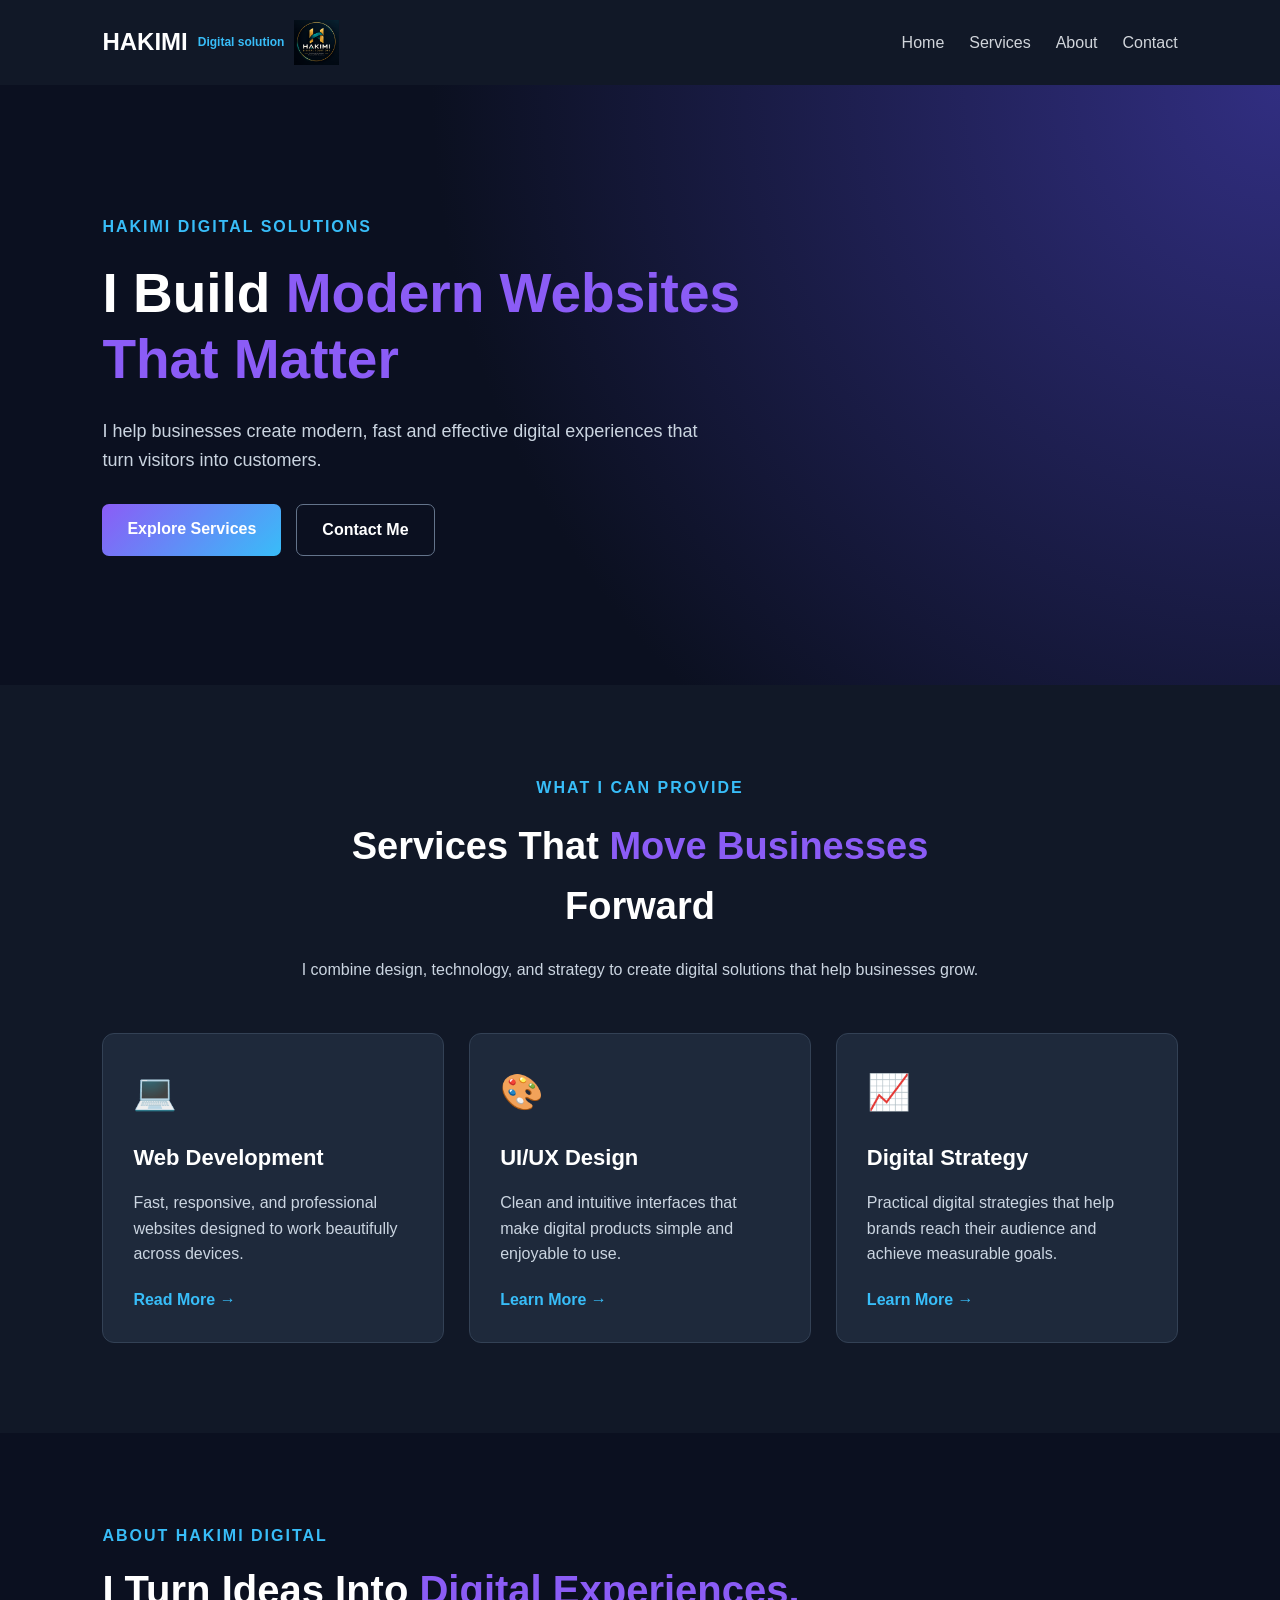
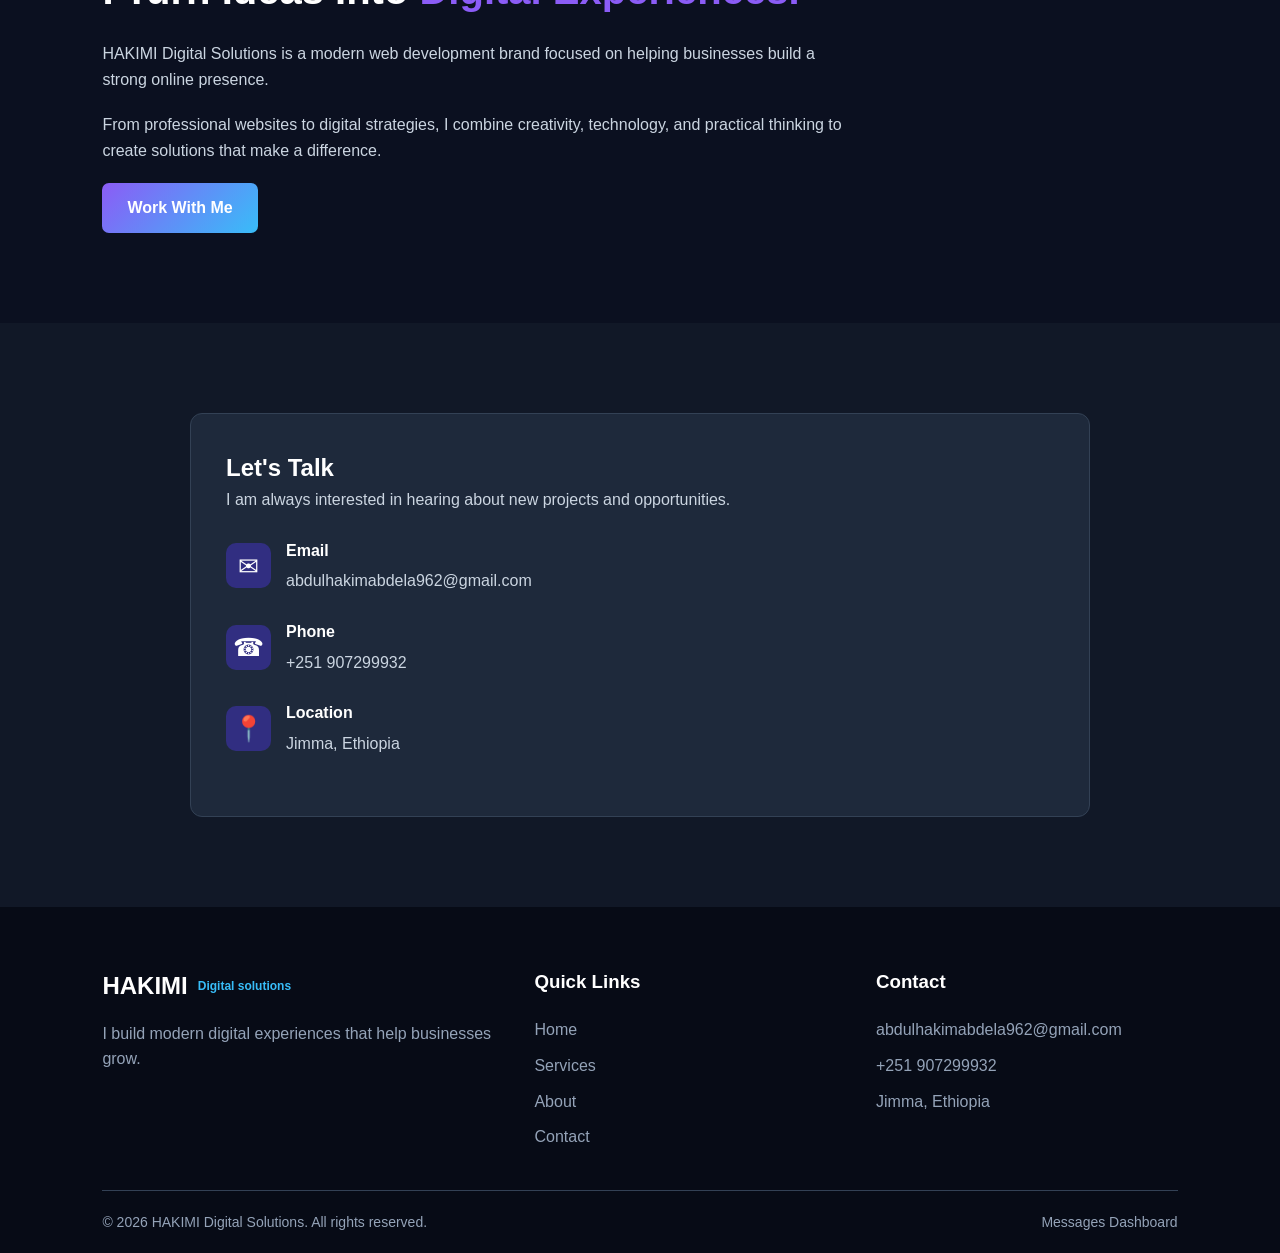
<file: index.html>
<!DOCTYPE html>
<html lang="en">
<head>
    <meta charset="UTF-8">
    <meta name="viewport" content="width=device-width, initial-scale=1.0">

    <meta name="description" content="HAKIMI Digital Solutions creates modern, responsive websites for businesses and individuals.">

    <meta name="robots" content="index, follow">

    <title>HAKIMI Digital Solutions | Web Development</title>

    <link rel="stylesheet" href="style.css">
</head>

<body>

    <header class="navbar">
        <div class="logo">
            HAKIMI <span>Digital solution</span>
            <img src="logo.png" alt="HAKIMI Digital Solutions">
        </div>

        <nav>
            <ul class="nav-links">
                <li><a href="#home">Home</a></li>
                <li><a href="#services">Services</a></li>
                <li><a href="#about">About</a></li>
                <li><a href="#contact">Contact</a></li>
            </ul>
        </nav>

        <button class="menu-btn" id="menuBtn" aria-label="Toggle navigation menu">☰</button>
    </header>

    <main>
        <!-- HERO SECTION -->
        <section class="hero" id="home">
            <div class="hero-content">
                <p class="hero-label">
                    HAKIMI DIGITAL SOLUTIONS
                </p>

                <h1>
                    I Build <span>Modern Websites That Matter</span>
                </h1>

                <p class="hero-text">
                    I help businesses create modern, fast and effective
                    digital experiences that turn visitors into customers.
                </p>

                <div class="hero-buttons">
                    <a href="#services" class="bt primary-btn">
                        Explore Services
                    </a>

                    <a href="#contact" class="bt secondary-btn">
                        Contact Me
                    </a>
                </div>
            </div>
        </section>

        <!-- SERVICES SECTION -->
        <section class="services" id="services">
            <div class="section-heading">
                <p class="section-label">
                    WHAT I CAN PROVIDE
                </p>

                <h2>
                    Services That <span>Move Businesses</span> Forward
                </h2>

                <p>
                    I combine design, technology, and strategy
                    to create digital solutions that help businesses grow.
                </p>
            </div>

            <div class="services-grid">

                <article class="service-card">
                    <div class="service-icon" aria-hidden="true">
                        💻
                    </div>

                    <h3>Web Development</h3>

                    <p>
                        Fast, responsive, and professional websites
                        designed to work beautifully across devices.
                    </p>

                    <a href="#contact" class="service-link">
                        Read More →
                    </a>
                </article>

                <article class="service-card">
                    <div class="service-icon" aria-hidden="true">
                        🎨
                    </div>

                    <h3>UI/UX Design</h3>

                    <p>
                        Clean and intuitive interfaces that make
                        digital products simple and enjoyable to use.
                    </p>

                    <a href="#contact" class="service-link">
                        Learn More →
                    </a>
                </article>

                <article class="service-card">
                    <div class="service-icon" aria-hidden="true">
                        📈
                    </div>

                    <h3>Digital Strategy</h3>

                    <p>
                        Practical digital strategies that help brands
                        reach their audience and achieve measurable goals.
                    </p>

                    <a href="#contact" class="service-link">
                        Learn More →
                    </a>
                </article>

            </div>
        </section>

        <!-- ABOUT SECTION -->
        <section class="about" id="about">
            <div class="about-container">
                <div class="about-content">
                    <p class="section-label">
                        ABOUT HAKIMI DIGITAL
                    </p>

                    <h2>
                        I Turn Ideas Into
                        <span>Digital Experiences.</span>
                    </h2>

                    <p>
                        HAKIMI Digital Solutions is a modern web development
                        brand focused on helping businesses build a strong
                        online presence.
                    </p>

                    <p>
                        From professional websites to digital strategies,
                        I combine creativity, technology, and practical
                        thinking to create solutions that make a difference.
                    </p>

                    <a href="#contact" class="bt primary-btn">
                        Work With Me
                    </a>
                </div>
            </div>
        </section>

        <!-- CONTACT SECTION -->
        <section class="contact" id="contact">
            <div class="contact-container">
                <div class="contact-info">
                    <h2>Let's Talk</h2>

                    <p>
                        I am always interested in hearing about new
                        projects and opportunities.
                    </p>

                    <div class="contact-item">
                        <div class="contact-icon" aria-hidden="true">✉</div>

                        <div>
                            <h4>Email</h4>
                            <p>
                                <a href="mailto:abdulhakimabdela962@gmail.com">
                                    abdulhakimabdela962@gmail.com
                                </a>
                            </p>
                        </div>
                    </div>

                    <div class="contact-item">
                        <div class="contact-icon" aria-hidden="true">☎</div>

                        <div>
                            <h4>Phone</h4>
                            <p>
                                <a href="tel:+251907299932">
                                    +251 907299932
                                </a>
                            </p>
                        </div>
                    </div>

                    <div class="contact-item">
                        <div class="contact-icon" aria-hidden="true">📍</div>

                        <div>
                            <h4>Location</h4>
                            <p>Jimma, Ethiopia</p>
                        </div>
                    </div>
                </div>
            </div>
        </section>

    </main>

    <!-- FOOTER -->
    <footer class="footer">
        <div class="footer-container">

            <div class="footer-brand">
                <div class="logo">
                    HAKIMI<span>Digital solutions</span>
                </div>

                <p>
                    I build modern digital experiences
                    that help businesses grow.
                </p>
            </div>

            <div class="footer-links">
                <h3>Quick Links</h3>

                <a href="#home">Home</a>
                <a href="#services">Services</a>
                <a href="#about">About</a>
                <a href="#contact">Contact</a>
            </div>

            <div class="footer-contact">
                <h3>Contact</h3>

                <p>
                    <a href="mailto:abdulhakimabdela962@gmail.com">
                        abdulhakimabdela962@gmail.com
                    </a>
                </p>

                <p>
                    <a href="tel:+251907299932">
                        +251 907299932
                    </a>
                </p>

                <p>Jimma, Ethiopia</p>
            </div>

        </div>

        <div class="footer-bottom">
            <p>
                © 2026 HAKIMI Digital Solutions. All rights reserved.
            </p>

            <a href="admin.html">
                Messages Dashboard
            </a>
        </div>
    </footer>

    <script src="script.js"></script>
</body>
</html>
</file>
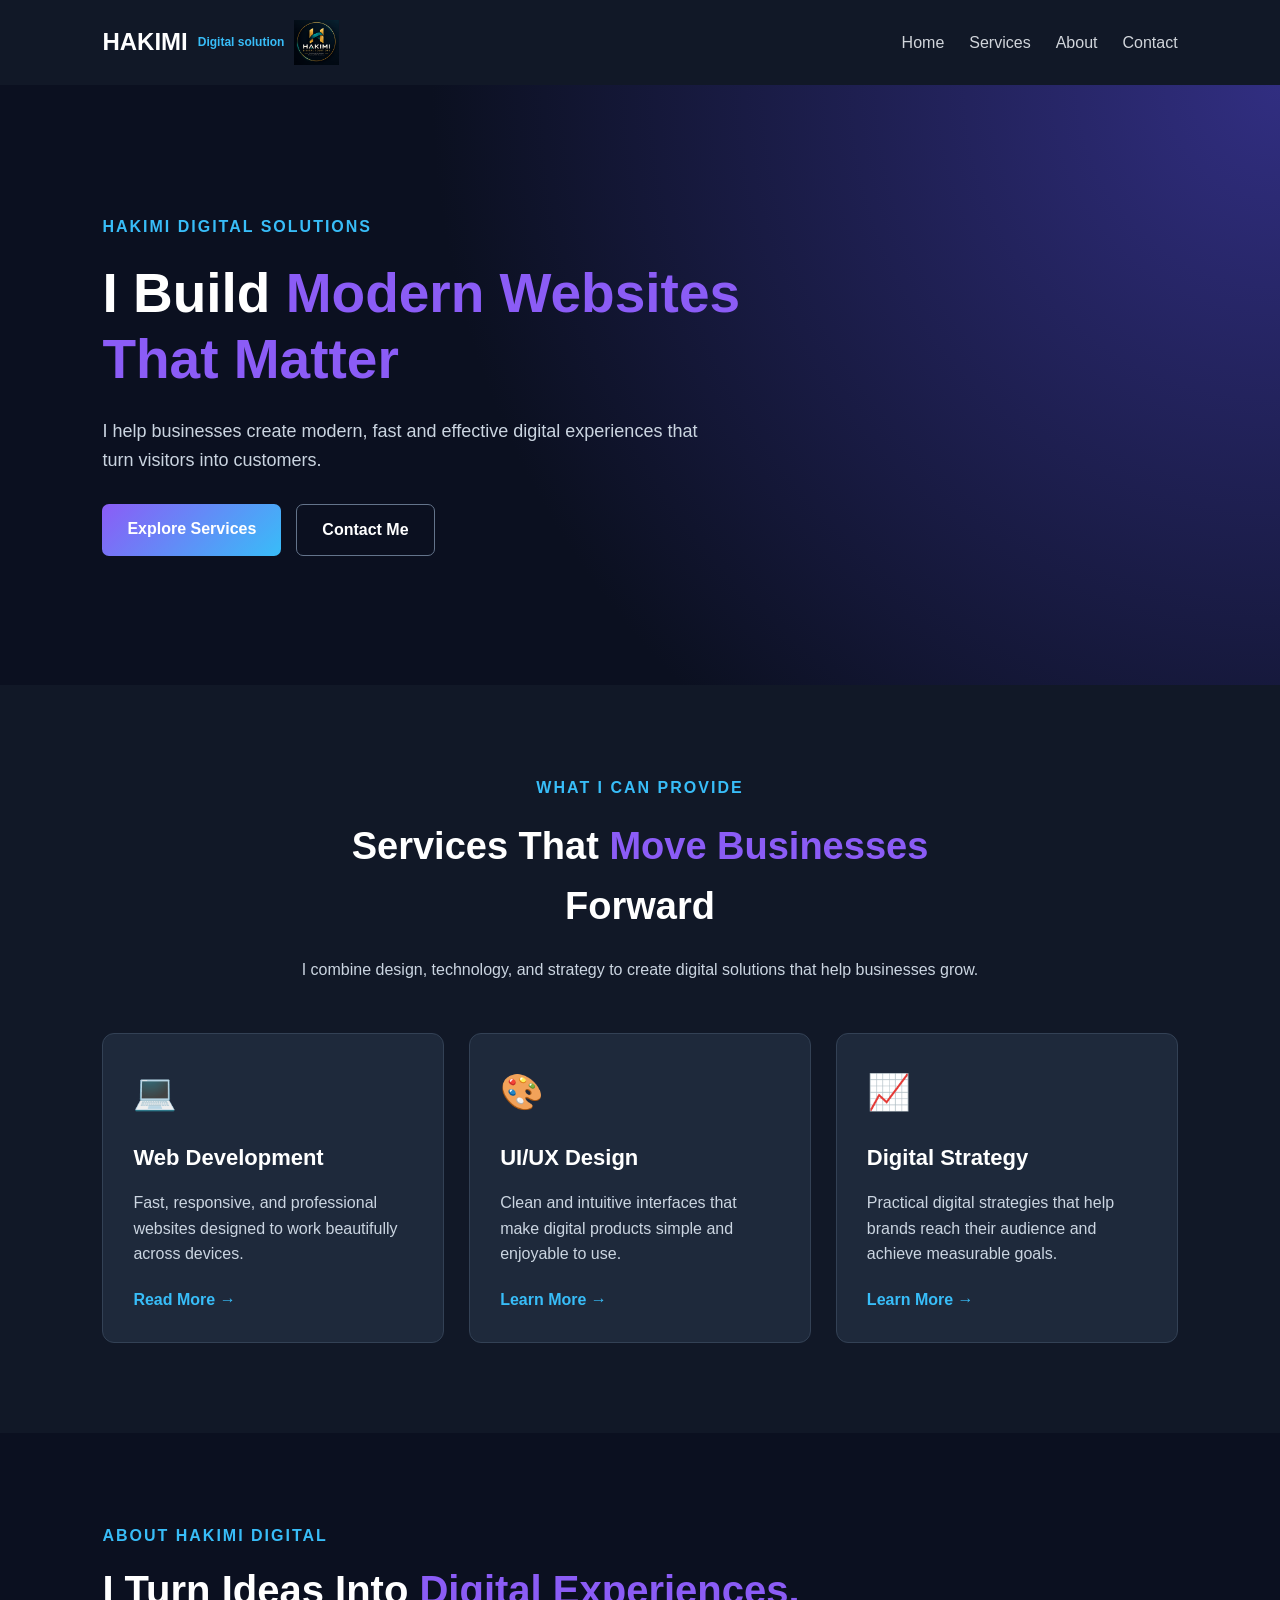
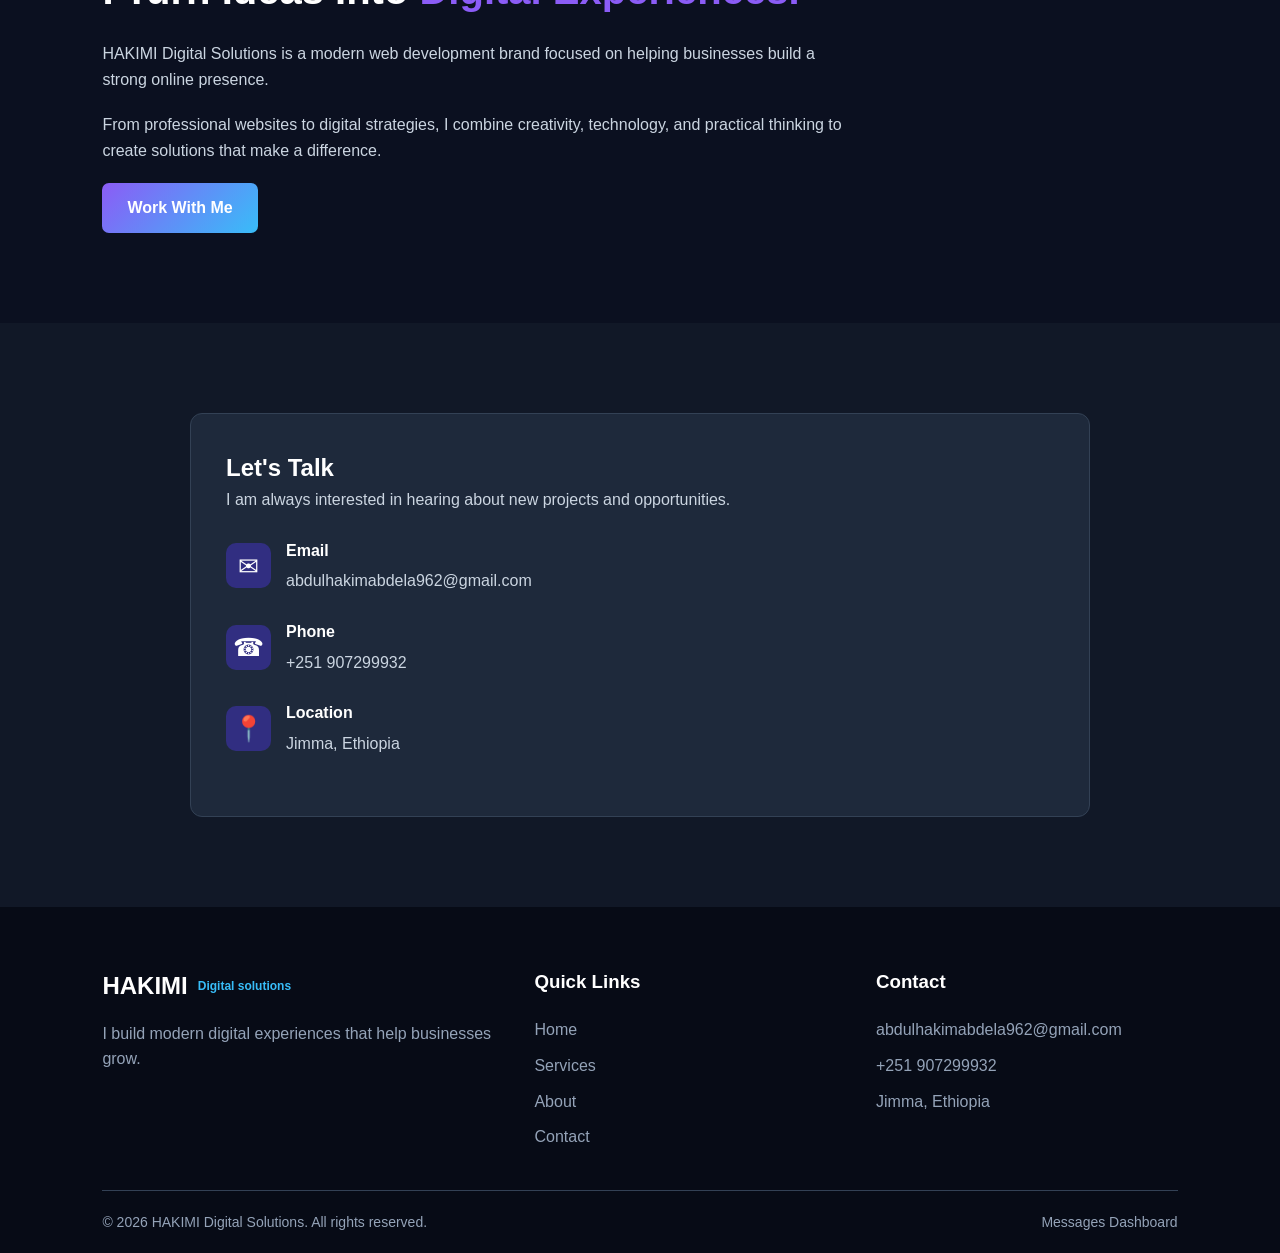
<file: index .html>
<!DOCTYPE html>
<html lang="en">
<head>
    <meta charset="UTF-8">
    <meta name="viewport" content="width=device-width, initial-scale=1.0">

    <meta name="description" content="HAKIMI Digital Solutions creates modern, responsive websites for businesses and individuals.">

    <meta name="robots" content="index, follow">

    <title>HAKIMI Digital Solutions | Web Development</title>

    <link rel="stylesheet" href="style.css">
</head>

<body>

    <header class="navbar">
        <div class="logo">
            HAKIMI <span>Digital solution</span>
            <img src="logo.png" alt="HAKIMI Digital Solutions">
        </div>

        <nav>
            <ul class="nav-links">
                <li><a href="#home">Home</a></li>
                <li><a href="#services">Services</a></li>
                <li><a href="#about">About</a></li>
                <li><a href="#contact">Contact</a></li>
            </ul>
        </nav>

        <button class="menu-btn" id="menuBtn" aria-label="Toggle navigation menu">☰</button>
    </header>

    <main>
        <!-- HERO SECTION -->
        <section class="hero" id="home">
            <div class="hero-content">
                <p class="hero-label">
                    HAKIMI DIGITAL SOLUTIONS
                </p>

                <h1>
                    I Build <span>Modern Websites That Matter</span>
                </h1>

                <p class="hero-text">
                    I help businesses create modern, fast and effective
                    digital experiences that turn visitors into customers.
                </p>

                <div class="hero-buttons">
                    <a href="#services" class="bt primary-btn">
                        Explore Services
                    </a>

                    <a href="#contact" class="bt secondary-btn">
                        Contact Me
                    </a>
                </div>
            </div>
        </section>

        <!-- SERVICES SECTION -->
        <section class="services" id="services">
            <div class="section-heading">
                <p class="section-label">
                    WHAT I CAN PROVIDE
                </p>

                <h2>
                    Services That <span>Move Businesses</span> Forward
                </h2>

                <p>
                    I combine design, technology, and strategy
                    to create digital solutions that help businesses grow.
                </p>
            </div>

            <div class="services-grid">

                <article class="service-card">
                    <div class="service-icon" aria-hidden="true">
                        💻
                    </div>

                    <h3>Web Development</h3>

                    <p>
                        Fast, responsive, and professional websites
                        designed to work beautifully across devices.
                    </p>

                    <a href="#contact" class="service-link">
                        Read More →
                    </a>
                </article>

                <article class="service-card">
                    <div class="service-icon" aria-hidden="true">
                        🎨
                    </div>

                    <h3>UI/UX Design</h3>

                    <p>
                        Clean and intuitive interfaces that make
                        digital products simple and enjoyable to use.
                    </p>

                    <a href="#contact" class="service-link">
                        Learn More →
                    </a>
                </article>

                <article class="service-card">
                    <div class="service-icon" aria-hidden="true">
                        📈
                    </div>

                    <h3>Digital Strategy</h3>

                    <p>
                        Practical digital strategies that help brands
                        reach their audience and achieve measurable goals.
                    </p>

                    <a href="#contact" class="service-link">
                        Learn More →
                    </a>
                </article>

            </div>
        </section>

        <!-- ABOUT SECTION -->
        <section class="about" id="about">
            <div class="about-container">
                <div class="about-content">
                    <p class="section-label">
                        ABOUT HAKIMI DIGITAL
                    </p>

                    <h2>
                        I Turn Ideas Into
                        <span>Digital Experiences.</span>
                    </h2>

                    <p>
                        HAKIMI Digital Solutions is a modern web development
                        brand focused on helping businesses build a strong
                        online presence.
                    </p>

                    <p>
                        From professional websites to digital strategies,
                        I combine creativity, technology, and practical
                        thinking to create solutions that make a difference.
                    </p>

                    <a href="#contact" class="bt primary-btn">
                        Work With Me
                    </a>
                </div>
            </div>
        </section>

        <!-- CONTACT SECTION -->
        <section class="contact" id="contact">
            <div class="contact-container">
                <div class="contact-info">
                    <h2>Let's Talk</h2>

                    <p>
                        I am always interested in hearing about new
                        projects and opportunities.
                    </p>

                    <div class="contact-item">
                        <div class="contact-icon" aria-hidden="true">✉</div>

                        <div>
                            <h4>Email</h4>
                            <p>
                                <a href="mailto:abdulhakimabdela962@gmail.com">
                                    abdulhakimabdela962@gmail.com
                                </a>
                            </p>
                        </div>
                    </div>

                    <div class="contact-item">
                        <div class="contact-icon" aria-hidden="true">☎</div>

                        <div>
                            <h4>Phone</h4>
                            <p>
                                <a href="tel:+251907299932">
                                    +251 907299932
                                </a>
                            </p>
                        </div>
                    </div>

                    <div class="contact-item">
                        <div class="contact-icon" aria-hidden="true">📍</div>

                        <div>
                            <h4>Location</h4>
                            <p>Jimma, Ethiopia</p>
                        </div>
                    </div>
                </div>
            </div>
        </section>

    </main>

    <!-- FOOTER -->
    <footer class="footer">
        <div class="footer-container">

            <div class="footer-brand">
                <div class="logo">
                    HAKIMI<span>Digital solutions</span>
                </div>

                <p>
                    I build modern digital experiences
                    that help businesses grow.
                </p>
            </div>

            <div class="footer-links">
                <h3>Quick Links</h3>

                <a href="#home">Home</a>
                <a href="#services">Services</a>
                <a href="#about">About</a>
                <a href="#contact">Contact</a>
            </div>

            <div class="footer-contact">
                <h3>Contact</h3>

                <p>
                    <a href="mailto:abdulhakimabdela962@gmail.com">
                        abdulhakimabdela962@gmail.com
                    </a>
                </p>

                <p>
                    <a href="tel:+251907299932">
                        +251 907299932
                    </a>
                </p>

                <p>Jimma, Ethiopia</p>
            </div>

        </div>

        <div class="footer-bottom">
            <p>
                © 2026 HAKIMI Digital Solutions. All rights reserved.
            </p>

            <a href="admin.html">
                Messages Dashboard
            </a>
        </div>
    </footer>

    <script src="script.js"></script>
</body>
</html>
</file>
<file: style.css>
/* GENERAL STYLES */

* {
    margin: 0;
    padding: 0;
    box-sizing: border-box;
}

html {
    scroll-behavior: smooth;
}

body {
    font-family: Arial, sans-serif;
    background: #0b1020;
    color: #ffffff;
    line-height: 1.6;
}

a {
    text-decoration: none;
    color: inherit;
}

/* NAVBAR */
.navbar {
    display: flex;
    justify-content: space-between;
    align-items: center;
    padding: 20px 8%;
    background: #111827;
    position: sticky;
    top: 0;
    z-index: 1000;
}

.logo {
    display: flex;
    align-items: center;
    gap: 10px;
    font-size: 24px;
    font-weight: bold;
}

.logo img {
    width: 45px;
    height: 45px;
    object-fit: contain;
    display: block;
    flex-shrink: 0;
}

.logo span {
    display: block;
    font-size: 12px;
    color: #38bdf8;
}

.nav-links {
    display: flex;
    gap: 25px;
    list-style: none;
}

.nav-links a {
    color: #d1d5db;
    transition: color 0.3s;
}

.nav-links a:hover {
    color: #38bdf8;
}

.menu-btn {
    display: none;
    background: none;
    border: none;
    color: white;
    font-size: 25px;
    cursor: pointer;
}

/* HERO SECTION */
.hero {
    min-height: 600px;
    display: flex;
    align-items: center;
    padding: 100px 8%;
    background: radial-gradient(
        circle at top right,
        #312e81,
        #0b1020 60%
    );
}

.hero-content {
    max-width: 750px;
}

.hero-label {
    color: #38bdf8;
    font-weight: bold;
    letter-spacing: 2px;
    margin-bottom: 20px;
}

.hero h1 {
    font-size: 55px;
    line-height: 1.2;
    margin-bottom: 25px;
}

.hero h1 span {
    color: #8b5cf6;
}

.hero-text {
    color: #cbd5e1;
    font-size: 18px;
    margin-bottom: 30px;
    max-width: 600px;
}

.hero-buttons {
    display: flex;
    gap: 15px;
    flex-wrap: wrap;
}

.bt {
    display: inline-block;
    padding: 12px 25px;
    border-radius: 7px;
    font-weight: bold;
    transition: 0.3s;
}

.primary-btn {
    background: linear-gradient(135deg, #8b5cf6, #38bdf8);
    color: white;
}

.primary-btn:hover {
    transform: translateY(-3px);
}

.secondary-btn {
    border: 1px solid #64748b;
    color: white;
}

.secondary-btn:hover {
    border-color: #38bdf8;
    color: #38bdf8;
}

/* SERVICES SECTION */
.services {
    padding: 90px 8%;
    background: #111827;
}

.section-heading {
    max-width: 700px;
    margin: 0 auto 50px;
    text-align: center;
}

.section-label {
    color: #38bdf8;
    font-weight: bold;
    letter-spacing: 2px;
    margin-bottom: 15px;
}

.section-heading h2 {
    font-size: 38px;
    margin-bottom: 20px;
}

.section-heading h2 span {
    color: #8b5cf6;
}

.section-heading > p:last-child {
    color: #cbd5e1;
}

.services-grid {
    display: grid;
    grid-template-columns: repeat(3, 1fr);
    gap: 25px;
}

.service-card {
    padding: 30px;
    background: #1e293b;
    border: 1px solid #334155;
    border-radius: 12px;
    transition: 0.3s;
}

.service-card:hover {
    transform: translateY(-7px);
    border-color: #8b5cf6;
}

.service-icon {
    font-size: 35px;
    margin-bottom: 20px;
}

.service-card h3 {
    font-size: 22px;
    margin-bottom: 15px;
}

.service-card p {
    color: #cbd5e1;
    margin-bottom: 20px;
}

.service-link {
    color: #38bdf8;
    font-weight: bold;
}

/* ABOUT SECTION */
.about {
    padding: 90px 8%;
    background: #0b1020;
}

.about-container {
    max-width: 1100px;
    margin: auto;
}

.about-content {
    max-width: 750px;
}

.about-content h2 {
    font-size: 40px;
    line-height: 1.3;
    margin-bottom: 25px;
}

.about-content h2 span {
    color: #8b5cf6;
}

.about-content p:not(.section-label) {
    color: #cbd5e1;
    margin-bottom: 20px;
}

.about-content .btn {
    margin-top: 10px;
}

/* CONTACT SECTION */
.contact {
    padding: 90px 8%;
    background: #111827;
}

.contact-container {
    max-width: 900px;
    margin: auto;
    padding: 35px;
    background: #1e293b;
    border: 1px solid #334155;
    border-radius: 12px;
}

.contact-info h3 {
    font-size: 28px;
    margin-bottom: 15px;
}

.contact-info > p {
    color: #cbd5e1;
    margin-bottom: 25px;
}

.contact-item {
    display: flex;
    align-items: center;
    gap: 15px;
    margin-bottom: 25px;
}

.contact-icon {
    font-size: 25px;
    width: 45px;
    height: 45px;
    display: flex;
    justify-content: center;
    align-items: center;
    background: #312e81;
    border-radius: 10px;
    flex-shrink: 0;
}

.contact-item h4 {
    margin-bottom: 5px;
}

.contact-item p {
    color: #cbd5e1;
    overflow-wrap: anywhere;
}

/* FOOTER */
.footer {
    padding: 60px 8% 0;
    background: #070b16;
}

.footer-container {
    display: grid;
    grid-template-columns: 1.3fr 1fr 1fr;
    gap: 40px;
    padding-bottom: 40px;
}

.footer-brand p {
    color: #94a3b8;
    margin-top: 15px;
}

.footer-links,
.footer-contact {
    display: flex;
    flex-direction: column;
    align-items: flex-start;
    gap: 10px;
}

.footer h3 {
    margin-bottom: 10px;
}

.footer-links a,
.footer-contact p {
    color: #94a3b8;
    overflow-wrap: anywhere;
}

.footer-links a:hover {
    color: #38bdf8;
}

.footer-bottom {
    display: flex;
    justify-content: space-between;
    align-items: center;
    gap: 15px;
    flex-wrap: wrap;
    padding: 20px 0;
    border-top: 1px solid #334155;
}

.footer-bottom p,
.footer-bottom a {
    color: #94a3b8;
    font-size: 14px;
}

/* RESPONSIVE DESIGN */
@media (max-width: 768px) {
    .navbar {
        padding: 18px 5%;
    }

    .logo img {
        width: 40px;
        height: 40px;
    }

    .menu-btn {
        display: block;
    }

    .nav-links {
        display: none;
        position: absolute;
        top: 100%;
        left: 0;
        width: 100%;
        flex-direction: column;
        gap: 0;
        padding: 15px 5%;
        background: #111827;
    }

    .nav-links.active {
        display: flex;
    }

    .nav-links li {
        padding: 10px 0;
    }

    .hero {
        padding: 80px 6%;
        min-height: 500px;
    }

    .hero h1 {
        font-size: 40px;
    }

    .services,
    .about,
    .contact {
        padding: 70px 6%;
    }

    .services-grid {
        grid-template-columns: 1fr;
    }

    .section-heading h2,
    .about-content h2 {
        font-size: 32px;
    }

    .footer-container {
        grid-template-columns: 1fr;
        gap: 30px;
    }
}

@media (max-width: 480px) {
    .hero h1 {
        font-size: 34px;
    }

    .hero-text {
        font-size: 16px;
    }

    .hero-buttons {
        flex-direction: column;
        align-items: stretch;
    }

    .bt {
        text-align: center;
    }

    .contact-container {
        padding: 22px 16px;
    }

    .footer-bottom {
        flex-direction: column;
        align-items: flex-start;
    }
}
</file>
